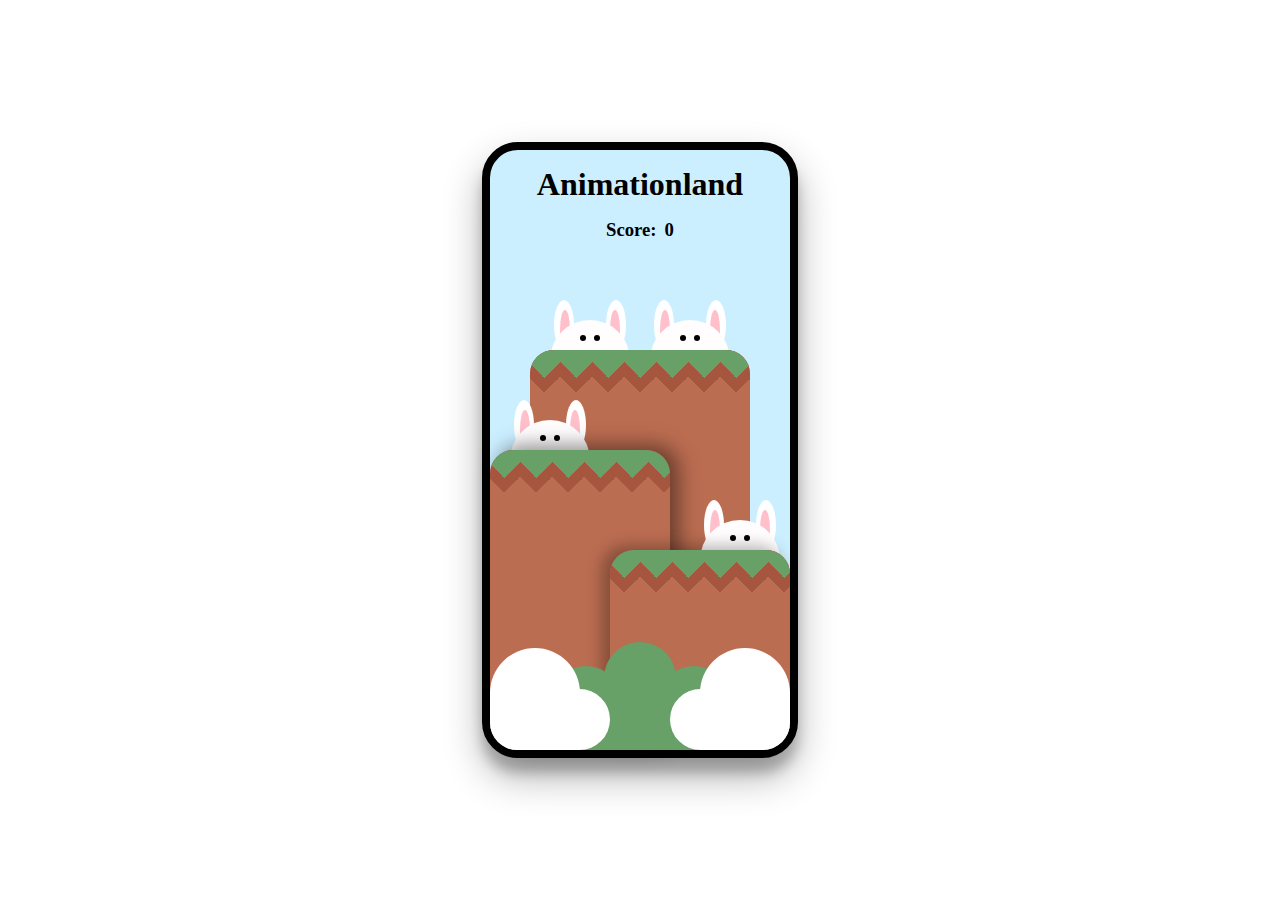
<file: index.html>
<!DOCTYPE html>
<html lang="en">
  <head>
    <meta charset="UTF-8" />
    <meta name="viewport" content="width=device-width, initial-scale=1.0" />
    <title>Document</title>
    <link rel="stylesheet" href="style.css" />
  </head>

  <body>
    <div class="phone">
      <h1>Animationland</h1>
      <!-- bunny 1 -->
      <div class="layer layer-1">
        <input type="checkbox" name="bunny1" id="bunny1" />
        <label for="bunny1">
          <div class="left-ear--outer"></div>
          <div class="left-ear--inner"></div>
          <div class="right-ear--outer"></div>
          <div class="right-ear--inner"></div>
          <div class="head">
            <div class="head__eye head__eye--left"></div>
            <div class="head__eye head__eye--right"></div>
          </div>
        </label>
      </div>

      <!-- bunny 2 -->
      <div class="layer layer-2">
        <input type="checkbox" name="bunny2" id="bunny2" />
        <label for="bunny2">
          <div class="left-ear--outer"></div>
          <div class="left-ear--inner"></div>
          <div class="right-ear--outer"></div>
          <div class="right-ear--inner"></div>
          <div class="head">
            <div class="head__eye head__eye--left"></div>
            <div class="head__eye head__eye--right"></div>
          </div>
        </label>
      </div>

      <!-- wall 1 -->
      <div class="layer layer-3"></div>

      <!-- bunny 3 -->
      <div class="layer layer-4">
        <input type="checkbox" name="bunny3" id="bunny3" />
        <label for="bunny3">
          <div class="left-ear--outer"></div>
          <div class="left-ear--inner"></div>
          <div class="right-ear--outer"></div>
          <div class="right-ear--inner"></div>
          <div class="head">
            <div class="head__eye head__eye--left"></div>
            <div class="head__eye head__eye--right"></div>
          </div>
        </label>
      </div>

      <!-- wall 2 -->
      <div class="layer layer-5"></div>

      <!-- bunny 4 -->
      <div class="layer layer-6">
        <input type="checkbox" name="bunny4" id="bunny4" />
        <label for="bunny4">
          <div class="left-ear--outer"></div>
          <div class="left-ear--inner"></div>
          <div class="right-ear--outer"></div>
          <div class="right-ear--inner"></div>
          <div class="head">
            <div class="head__eye head__eye--left"></div>
            <div class="head__eye head__eye--right"></div>
          </div>
        </label>
      </div>

      <!-- wall 2 -->
      <div class="layer layer-7"></div>
      <!-- bush -->
      <div class="layer layer-8">
        <div class="grass"></div>
      </div>
      <!-- bush -->
      <div class="layer layer-9"></div>
      <!-- bush -->
      <div class="layer layer-10"></div>

      <h3 class="total-counter">Score:</h3>
    </div>
  </body>
</html>
</file>
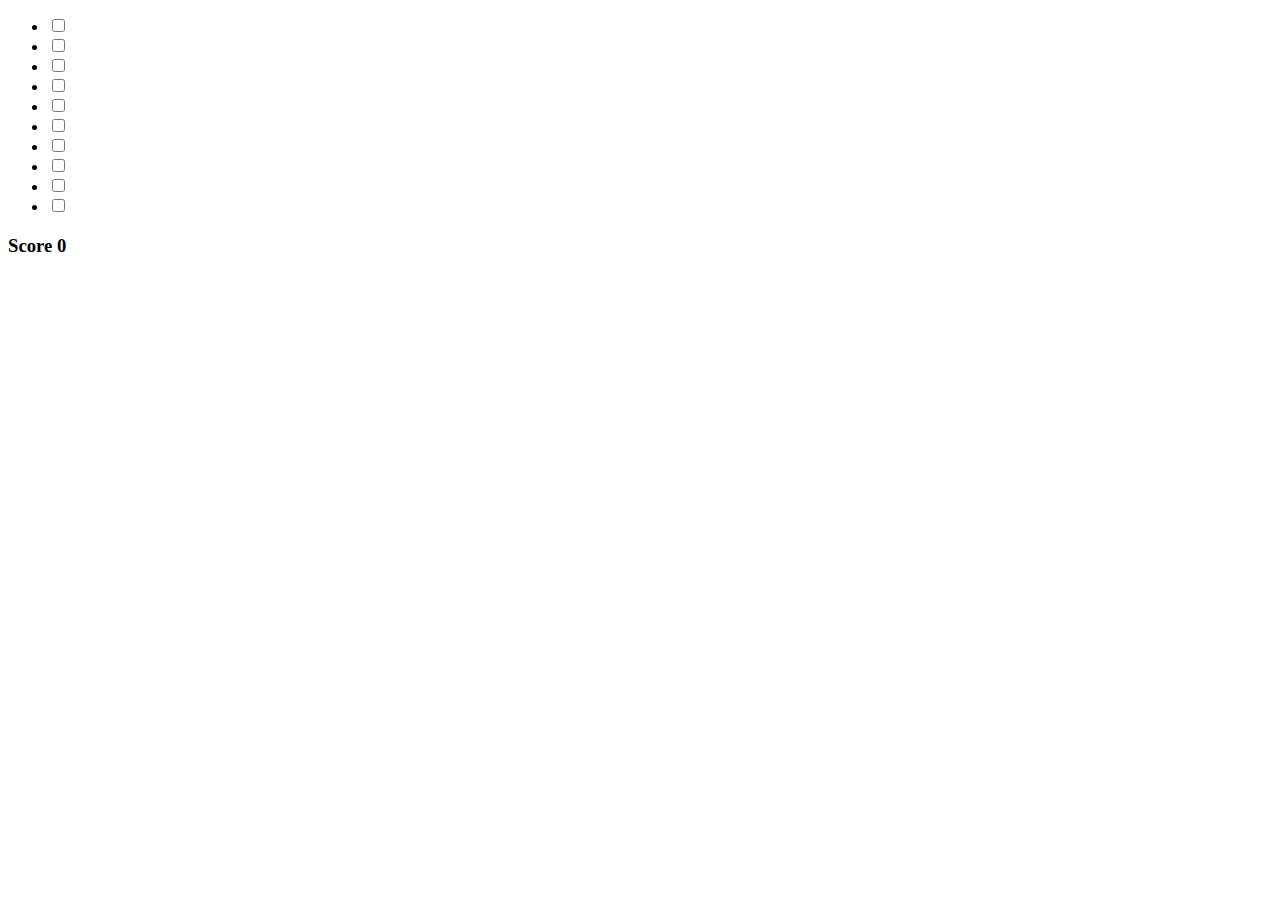
<file: resources/contador.html>
<!DOCTYPE html>
<html lang="en">

<head>
  <meta charset="UTF-8">
  <meta name="viewport" content="width=device-width, initial-scale=1.0">
  <title>Document</title>
  <style>
    body {
      counter-reset: game;
    }

    input:checked {
      counter-increment: game;
    }

    .total-counter::after {
      content: counter(game);
    }
  </style>
</head>

<body>
  <ul>
    <li><input type="checkbox">
      <div class="shield"></div>
    <li><input type="checkbox">
      <div class="shield"></div>
    <li><input type="checkbox">
      <div class="shield"></div>
    <li><input type="checkbox">
      <div class="shield"></div>
    <li><input type="checkbox">
      <div class="shield"></div>
    <li><input type="checkbox">
      <div class="shield"></div>
    <li><input type="checkbox">
      <div class="shield"></div>
    <li><input type="checkbox">
      <div class="shield"></div>
    <li><input type="checkbox">
      <div class="shield"></div>
    <li><input type="checkbox">
      <div class="shield"></div>
    </li>
  </ul>
  <h3 class="total-counter">Score </h3>
</body>

</html>
</file>
<file: style.css>
/* Global styles */
body {
  margin: 0;
  height: 100vh;
  width: 100%;
  display: grid;
  place-items: center;
  font-family: Georgia, 'Times New Roman', Times, serif;
}

.phone {
  position: relative;
  height: 600px;
  width: 300px;
  border: 8px solid black;
  border-radius: 36px;
  background: #ccefff;
  box-shadow: 0 19px 38px rgba(0, 0, 0, 0.3),
    0 15px 12px rgba(0, 0, 0, 0.2);
}

.layer {
  position: absolute;
}

input[type=checkbox] {
  position: absolute;
  top: 48px;
}

h1,
h3 {
  width: fit-content;
  margin: 0 auto;
  margin-top: 16px;
}


/* Game logic */
body {
  counter-reset: game;
}

input[type='checkbox']:checked {
  counter-increment: game;
}

.total-counter::after {
  margin-left: 8px;
  content: counter(game);
}



/* Layout */


/* bunny 1 */
.layer-1 {
  z-index: 1;
  height: 450px;
  width: 80px;
  bottom: 0;
  right: 60px;
  animation: bunny 1.2s ease-in-out infinite;

}


/* bunny 2 */
.layer-2 {
  z-index: 2;
  height: 450px;
  width: 80px;
  bottom: 0;
  left: 60px;
  animation: bunny 2s ease-in-out infinite;
}

/* wall 1 */
.layer-3 {
  z-index: 3;
  margin: 0 auto;
  right: 0;
  left: 0;
  bottom: 0;
  width: 220px;
  height: 400px;
  background: #bb6d51;
  border-radius: 24px;

  /* Cliff border and shadow */
  &::before {
    content: "";
    width: 100%;
    height: 96px;
    position: absolute;
    top: 0;
    border-radius: 24px;
    background: linear-gradient(135deg, #a6563f 25%, transparent 25%) -50px 0,
      linear-gradient(-135deg, #a6563f 25%, transparent 25%) -50px 0,
      linear-gradient(45deg, #a6563f 25%, transparent 25%),
      linear-gradient(-45deg, #a6563f 25%, transparent 25%);
    background-size: 32px 140px;
  }

  &::after {
    content: "";
    width: 100%;
    height: 48px;
    position: absolute;
    top: 0;
    border-radius: 24px;
    background: linear-gradient(135deg, #67a167 25%, transparent 25%) -50px 0,
      linear-gradient(-135deg, #67a167 25%, transparent 25%) -50px 0,
      linear-gradient(45deg, #67a167 25%, transparent 25%),
      linear-gradient(-45deg, #67a167 25%, transparent 25%);
    background-size: 32px 80px;
  }
}

/* bunny 3 */
.layer-4 {
  z-index: 4;
  height: 350px;
  width: 80px;
  bottom: 0;
  left: 20px;
  animation: bunny 1.5s ease-in-out infinite;
}

/* wall 2 */
.layer-5 {
  z-index: 5;
  right: 0;
  left: 0;
  bottom: 0;
  width: 180px;
  height: 300px;
  border-radius: 24px;
  border-bottom-left-radius: 30px;
  background: #bb6d51;
  box-shadow: 8px -4px 16px rgba(0, 0, 0, 0.2),
    8px -4px 24px rgba(0, 0, 0, 0.3);

  /* Cliff border and shadow */
  &::before {
    content: "";
    width: 100%;
    height: 96px;
    position: absolute;
    top: 0;
    border-radius: 24px;
    background: linear-gradient(135deg, #a6563f 25%, transparent 25%) -50px 0,
      linear-gradient(-135deg, #a6563f 25%, transparent 25%) -50px 0,
      linear-gradient(45deg, #a6563f 25%, transparent 25%),
      linear-gradient(-45deg, #a6563f 25%, transparent 25%);
    background-size: 32px 140px;
  }

  &::after {
    content: "";
    width: 100%;
    height: 48px;
    position: absolute;
    top: 0;
    border-radius: 24px;
    background: linear-gradient(135deg, #67a167 25%, transparent 25%) -50px 0,
      linear-gradient(-135deg, #67a167 25%, transparent 25%) -50px 0,
      linear-gradient(45deg, #67a167 25%, transparent 25%),
      linear-gradient(-45deg, #67a167 25%, transparent 25%);
    background-size: 32px 80px;
  }
}

/* bunny 4 */
.layer-6 {
  z-index: 6;
  height: 250px;
  width: 80px;
  bottom: 0;
  right: 10px;
  border-bottom-right-radius: 30px;
  animation: bunny 0.8s ease-in-out infinite;
}

/* wall 4 */
.layer-7 {
  z-index: 7;
  right: 0;
  right: 0;
  bottom: 0;
  width: 180px;
  height: 200px;
  border-radius: 24px;
  border-bottom-right-radius: 30px;
  border-bottom-left-radius: 0;
  background: #bb6d51;
  box-shadow: -8px -4px 16px rgba(0, 0, 0, 0.3);

  /* Cliff border and shadow */
  &::before {
    content: "";
    width: 100%;
    height: 96px;
    position: absolute;
    top: 0;
    border-radius: 24px;
    background: linear-gradient(135deg, #a6563f 25%, transparent 25%) -50px 0,
      linear-gradient(-135deg, #a6563f 25%, transparent 25%) -50px 0,
      linear-gradient(45deg, #a6563f 25%, transparent 25%),
      linear-gradient(-45deg, #a6563f 25%, transparent 25%);
    background-size: 32px 140px;
  }

  &::after {
    content: "";
    width: 100%;
    height: 48px;
    position: absolute;
    top: 0;
    border-radius: 24px;
    background: linear-gradient(135deg, #67a167 25%, transparent 25%) -50px 0,
      linear-gradient(-135deg, #67a167 25%, transparent 25%) -50px 0,
      linear-gradient(45deg, #67a167 25%, transparent 25%),
      linear-gradient(-45deg, #67a167 25%, transparent 25%);
    background-size: 32px 80px;
  }
}

/* bush */
.layer-8 {
  position: absolute;
  z-index: 8;
  width: 60%;
  height: 20%;
  bottom: 0;
  right: 20%;

  &::before {
    position: absolute;
    content: "";
    width: 40%;
    height: 70%;
    bottom: 0;
    left: 0;
    background: #67A167;
    border-radius: 100px 100px 10px 20px;

  }

  &::after {
    position: absolute;
    content: "";
    width: 40%;
    height: 70%;
    bottom: 0;
    right: 0;
    background: #67A167;
    border-radius: 100px 100px 10px 20px;
  }

  .grass {
    position: absolute;
    width: 40%;
    height: 90%;
    bottom: 0;
    left: 30%;
    background: #67A167;
    border-radius: 100px 100px 10px 20px;
  }
}


/* left withe bush */
.layer-9 {
  position: absolute;
  z-index: 9;
  width: 40%;
  height: 17%;
  bottom: 0;
  left: 0%;

  &::before {
    position: absolute;
    content: "";
    width: 75%;
    height: 100%;
    background: white;
    border-radius: 100px 100px 10px 60px;
  }

  &::after {
    position: absolute;
    content: "";
    width: 80%;
    height: 60%;
    bottom: 0;
    right: 0;
    background: white;
    border-radius: 100px;
  }
}

/* right white bush */
.layer-10 {
  position: absolute;
  z-index: 10;
  width: 40%;
  height: 17%;
  bottom: 0;
  right: 0;

  &::before {
    position: absolute;
    content: "";
    width: 75%;
    height: 100%;
    right: 0;
    background: white;
    border-radius: 100px 100px 60px 20px;
  }

  &::after {
    position: absolute;
    content: "";
    width: 80%;
    height: 60%;
    bottom: 0;
    left: 0;
    background: white;
    border-radius: 100px;
  }
}

/* * Bunny */

.left-ear--outer {
  width: 20px;
  height: 50px;
  border-radius: 90%;
  position: absolute;
  left: 4px;
  background: white;
}

.left-ear--inner {
  position: absolute;
  background-color: pink;
  width: 10px;
  height: 40px;
  left: 10px;
  top: 10px;
  border-radius: 90%;
}

.right-ear--outer {
  width: 20px;
  height: 50px;
  border-radius: 90%;
  position: absolute;
  right: 4px;
  background: white;
}

.right-ear--inner {
  position: absolute;
  background-color: pink;
  width: 10px;
  height: 40px;
  right: 10px;
  top: 10px;
  border-radius: 90%;
}

.head {
  position: absolute;
  height: 80px;
  width: 100%;
  left: 0;
  right: 0;
  margin: 0 auto;
  background: rgb(255, 253, 253);
  border-radius: 50%;
  top: 20px;
}

.head__eye {
  position: absolute;
  width: 6px;
  height: 6px;
  border-radius: 50%;
  background: black;
  top: 15px;

  animation-name: blink;
  animation-duration: 1.5s;
  animation-iteration-count: infinite;
}

@keyframes blink {
  0% {
    height: 4px;
  }

  5% {
    transform: translateY(2px);
    height: 1px;
  }

  10% {
    transform: translateY(0px);
    height: 4px;
  }
}

.head__eye--left {
  left: 30px;
}

.head__eye--right {
  right: 30px;
}

/* Animations */

@keyframes bunny {
  0% {
    bottom: 0;
  }

  60% {
    bottom: -80px;
  }

  100% {
    bottom: 0px;
  }
}
</file>
